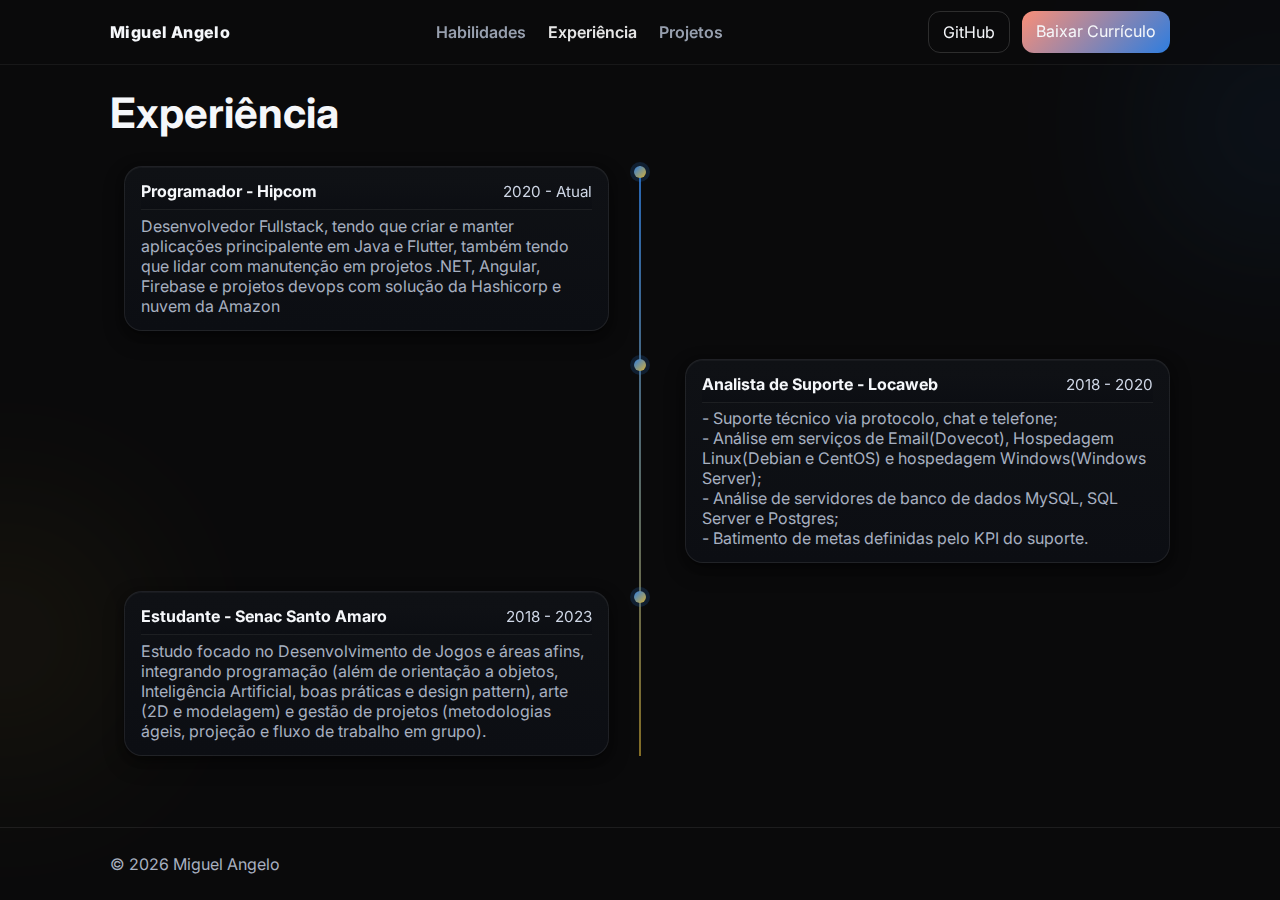
<file: pages/experience/experience.html>
<!DOCTYPE html>
<html lang="pt-BR">
<head>
  <meta charset="utf-8" />
  <meta name="viewport" content="width=device-width, initial-scale=1" />
  <title>Experiência de Miguel Angelo</title>
  <meta name="description" content="Experiência de Miguel Angelo" />
  <link rel="preconnect" href="https://fonts.googleapis.com">
  <link rel="preconnect" href="https://fonts.gstatic.com" crossorigin>
  <link href="https://fonts.googleapis.com/css2?family=Inter:wght@300;400;600;800&display=swap" rel="stylesheet">
  <link rel="stylesheet" href="experience.css" />
  <link rel="icon" type="image/svg+xml" href="../../assets/icons/m-logo.svg" />
</head>
<body>
<header>
  <div class="container nav">
    <a class="brand" href="../../index.html" aria-label="Ir para a home">
      <span>Miguel&nbsp;Angelo</span>
    </a>
    <nav class="menu">
      <a href="../skills/skills.html">Habilidades</a>
      <a href="experience.html" aria-current="page">Experiência</a>
      <a href="../projects/projects.html">Projetos</a>
    </nav>
    <div class="cta">
      <a class="btn btn--ghost" href="https://github.com/Miansamou" target="_blank" rel="noopener">GitHub</a>
      <a class="btn btn--primary" href="../../cv_miguel_angelo.pdf">Baixar Currículo</a>
    </div>
  </div>
</header>

<main>
  <div class="glow"></div><div class="glow gold"></div>
  <section class="container">
    <h1 class="page-title">Experiência</h1>

    <ol id="timeline" class="timeline" aria-label="Linha do tempo de experiências"></ol>
  </section>
</main>

<footer>
  <div class="container footer-row">
    <span>© <span id="year"></span> Miguel Angelo</span>
  </div>
</footer>

<script src="experience.js"></script>
</body>
</html>
</file>
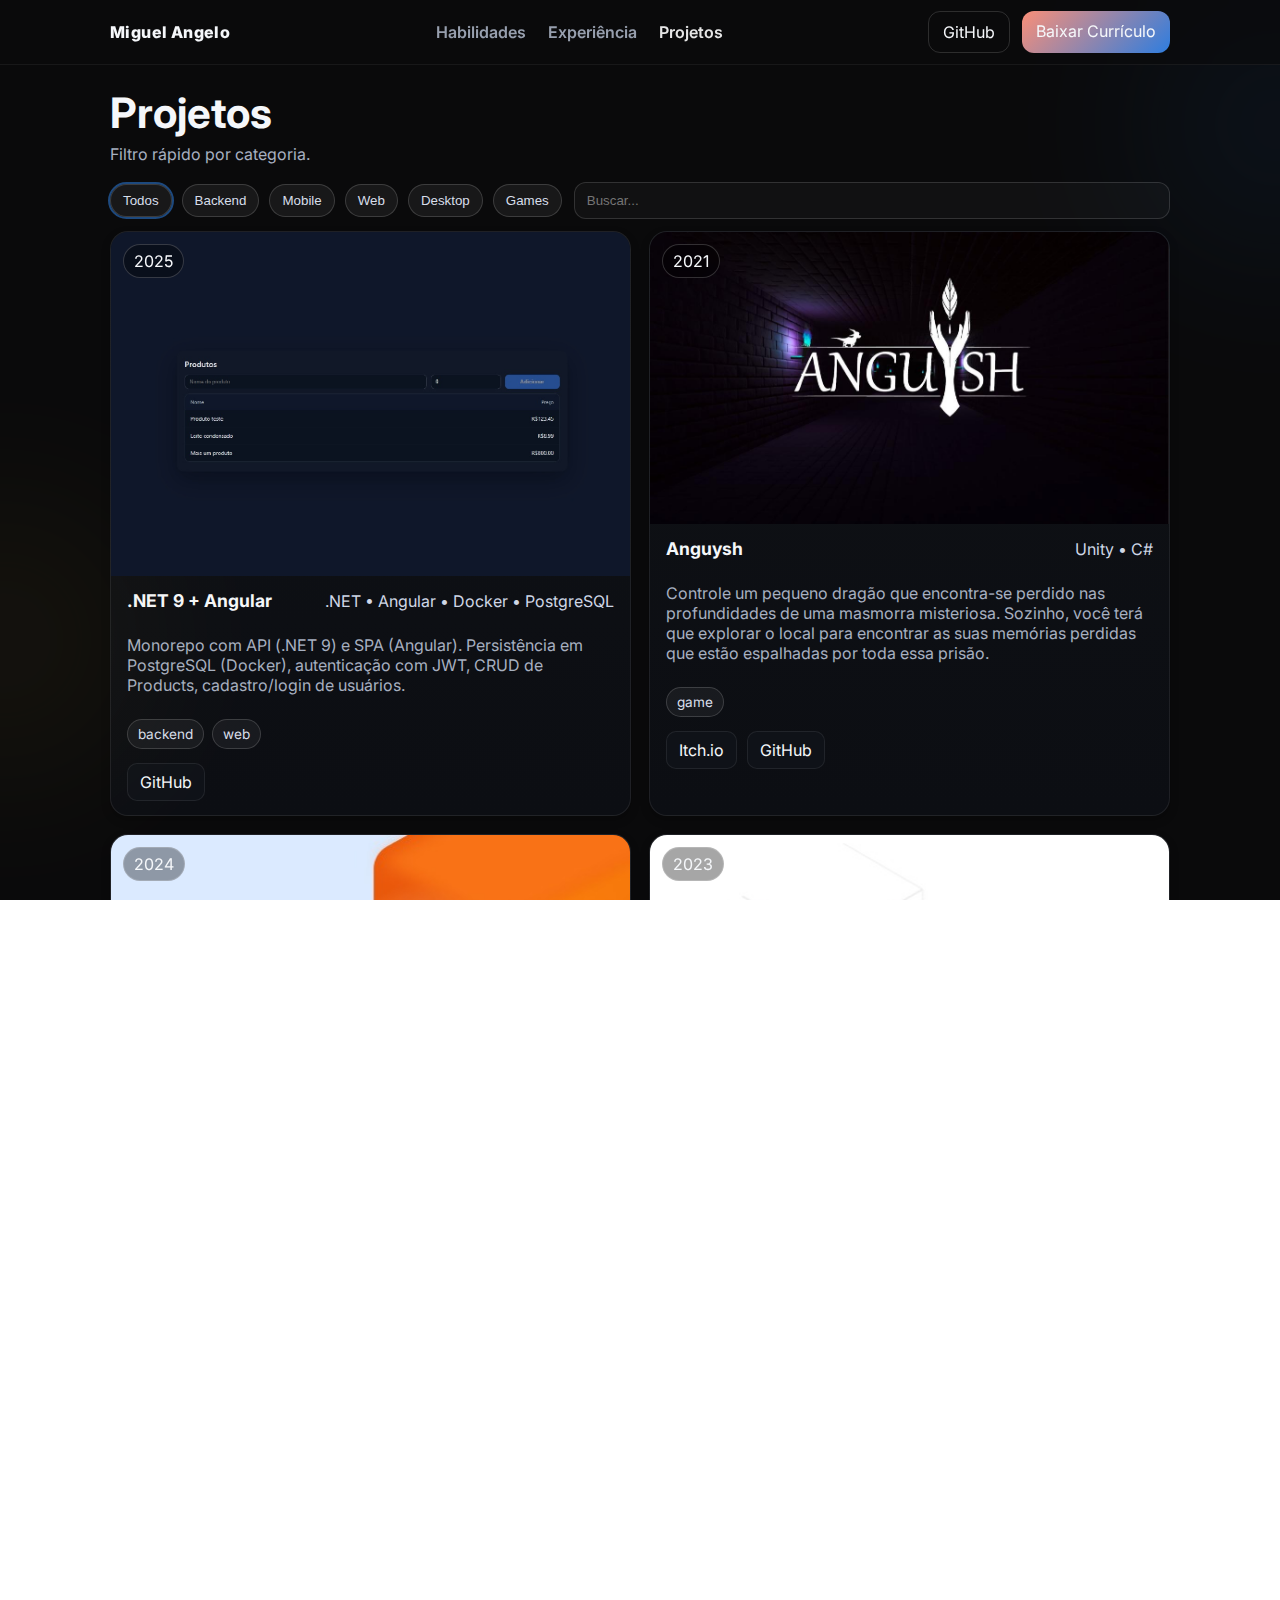
<file: pages/projects/projects.html>
<!DOCTYPE html>
<html lang="pt-BR">
<head>
  <meta charset="utf-8" />
  <meta name="viewport" content="width=device-width, initial-scale=1" />
  <title>Projetos — Miguel Angelo</title>
  <link href="https://fonts.googleapis.com/css2?family=Inter:wght@300;400;600;800&display=swap" rel="stylesheet">
  <link rel="icon" type="image/svg+xml" href="assets/icons/m-logo.svg">
  <link rel="stylesheet" href="projects.css" />
</head>
<body>
<header>
  <div class="container nav">
    <a class="brand" href="../../index.html" aria-label="Ir para a home">
      <span>Miguel&nbsp;Angelo</span>
    </a>
    <nav class="menu">
      <a href="../skills/skills.html">Habilidades</a>
      <a href="../experience/experience.html">Experiência</a>
      <a href="projects.html" aria-current="page">Projetos</a>
    </nav>
    <div class="cta">
      <a class="btn btn--ghost" href="https://github.com/Miansamou" target="_blank" rel="noopener">GitHub</a>
      <a class="btn btn--primary" href="../../cv_miguel_angelo.pdf">Baixar Currículo</a>
    </div>
  </div>
</header>

<main>
  <div class="glow"></div><div class="glow gold"></div>
  <section class="container">
    <h1 class="page-title">Projetos</h1>
    <p class="subtitle">Filtro rápido por categoria.</p>

    <div class="toolbar">
      <div id="filters" class="chips" role="tablist" aria-label="Filtros">
        <button class="chip active" data-tag="all" role="tab">Todos</button>
        <button class="chip" data-tag="backend" role="tab">Backend</button>
        <button class="chip" data-tag="mobile" role="tab">Mobile</button>
        <button class="chip" data-tag="web" role="tab">Web</button>
        <button class="chip" data-tag="desktop" role="tab">Desktop</button>
        <button class="chip" data-tag="game" role="tab">Games</button>
      </div>
      <input id="q" class="search" type="search" placeholder="Buscar..." aria-label="Buscar projetos">
    </div>

    <div id="grid" class="grid"></div>
  </section>
</main>

<footer>
  <div class="container footer-row">
    <span>© <span id="year"></span> Miguel Angelo</span>
  </div>
</footer>

<script src="projects.js"></script>
</body>
</html>
</file>
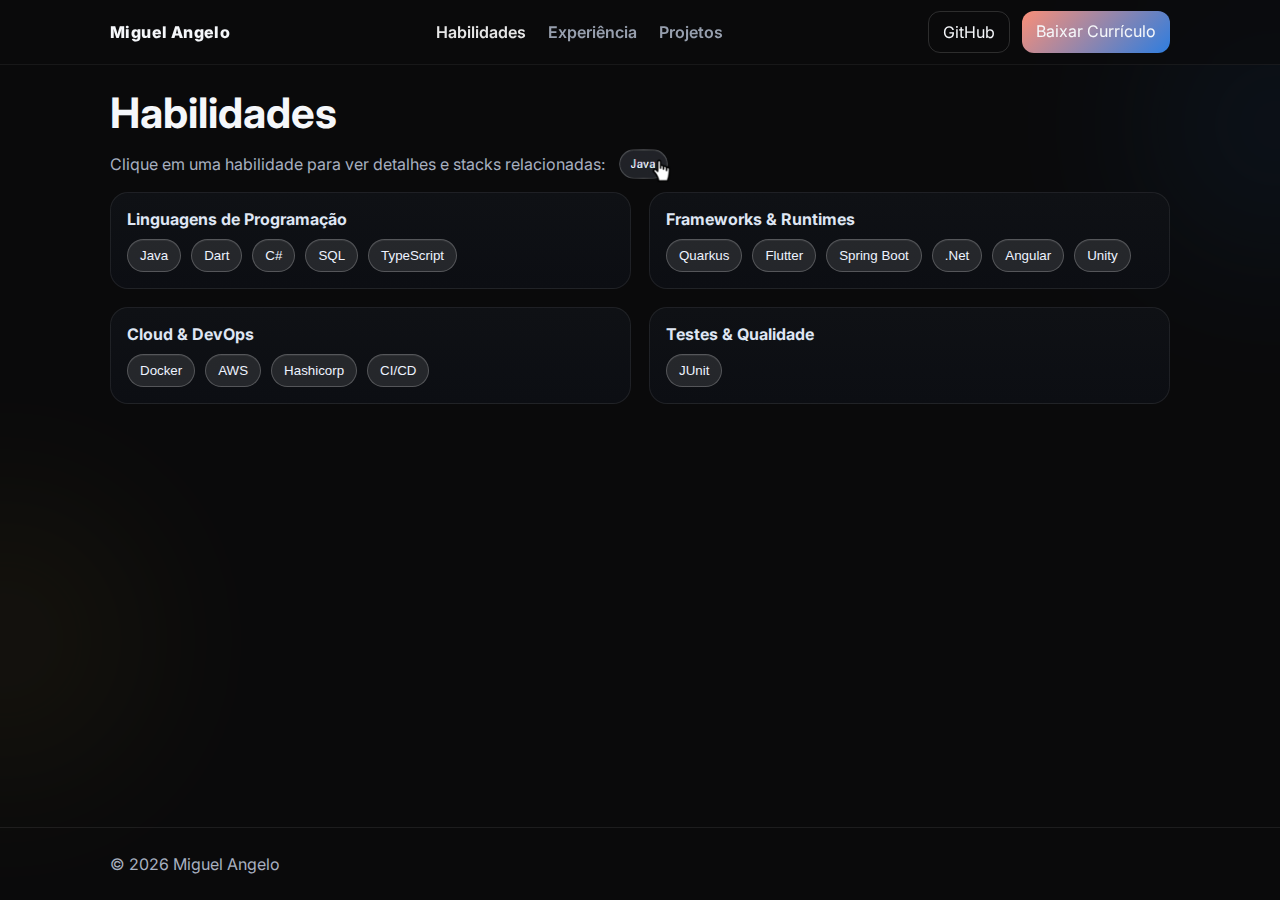
<file: pages/skills/skills.html>
<!DOCTYPE html>
<html lang="pt-BR">
<head>
  <meta charset="utf-8" />
  <meta name="viewport" content="width=device-width, initial-scale=1" />
  <title>Habilidades de Miguel Angelo</title>
  <meta name="description" content="Currículo de Miguel Angelo" />
  <link rel="preconnect" href="https://fonts.googleapis.com">
  <link rel="preconnect" href="https://fonts.gstatic.com" crossorigin>
  <link href="https://fonts.googleapis.com/css2?family=Inter:wght@300;400;600;800&display=swap" rel="stylesheet">
  <link rel="stylesheet" href="skills.css" />
  <link rel="icon" type="image/svg+xml" href="../../assets/icons/m-logo.svg" />
</head>
<body>
<header>
  <div class="container nav">
    <a class="brand" href="../../index.html" aria-label="Ir para a home">
      <span>Miguel&nbsp;Angelo</span>
    </a>
    <nav class="menu" aria-label="Principal">
      <a href="skills.html" aria-current="page">Habilidades</a>
      <a href="../experience/experience.html">Experiência</a>
      <a href="../projects/projects.html">Projetos</a>
    </nav>
    <div class="cta">
      <a class="btn btn--ghost" href="https://github.com/Miansamou" target="_blank" rel="noreferrer noopener">GitHub</a>
      <a class="btn btn--primary" href="../../cv_miguel_angelo.pdf">Baixar Currículo</a>
    </div>
  </div>
</header>

<main>
  <div class="glow"></div><div class="glow gold"></div>
  <section class="container">
    <h1 class="page-title">Habilidades</h1>
    <div class="subtitle-row">
      <p class="subtitle">Clique em uma habilidade para ver detalhes e stacks relacionadas:</p>
      <img src="../../assets/images/click.png" alt="click" class="click-icon" width="60">
    </div>
    <div id="skills-list" class="skills-grid reveal"></div>
    <article id="skill-detail" class="detail card hidden" aria-live="polite">
      <div class="detail-header">
        <button id="btn-back" class="btn btn--ghost" type="button">← Voltar</button>
        <h2 id="detail-title"></h2>
      </div>
      <p id="detail-body" class="detail-body"></p>

      <nav class="subnav" aria-label="Stacks relacionadas">
        <ul id="subskills" class="chips"></ul>
      </nav>
    </article>
  </section>
</main>

<footer>
  <div class="container footer-row">
    <span>© <span id="year"></span> Miguel Angelo</span>
  </div>
</footer>

<script src="skills.js"></script>
</body>
</html>
</file>
<file: pages/experience/experience.css>
:root {
    --bg: #0a0a0b;
    --surface: #0f1115;
    --text: #f5f7fa;
    --muted: #a7b0c0;
    --blue: #2e7ddf;
    --red: #Fa8f78;
    --gold: #d4af37;
    --radius: 18px;
    --lane-gap: 28px;
}

* {
    box-sizing: border-box
}

html, body {
    height: 100%;
    margin: 0;
    display: flex;
    flex-direction: column;
    overflow-x: hidden;
}

main {
    flex: 1;
}

body {
    margin: 0;
    font-family: Inter, system-ui, -apple-system, Segoe UI, Roboto, "Helvetica Neue", Arial;
    background: linear-gradient(180deg, #0a0a0b 0%, #0a0a0b 100%);
    color: var(--text);
}

a {
    text-decoration: none;
    color: inherit
}

.container {
    max-width: 1100px;
    margin: 0 auto;
    padding: 0 20px
}

header {
    position: sticky;
    top: 0;
    z-index: 50;
    background: rgba(10, 11, 12, .65);
    backdrop-filter: blur(8px);
    border-bottom: 1px solid rgba(255, 255, 255, .06)
}

.nav {
    display: flex;
    align-items: center;
    justify-content: space-between;
    height: 64px
}

.brand {
    display: flex;
    align-items: center;
    font-weight: 800;
    letter-spacing: .4px
}

.brand .dot {
    width: 10px;
    height: 10px;
    border-radius: 50%;
    background: linear-gradient(135deg, var(--blue), var(--gold))
}

.menu {
    display: flex;
    gap: 22px
}

.menu a {
    color: var(--muted);
    font-weight: 600;
    opacity: .9
}

.menu a[aria-current="page"] {
    color: #fff
}

.cta {
    display: flex;
    gap: 12px
}

.btn {
    padding: 10px 14px;
    border-radius: 12px;
    border: 1px solid rgba(255, 255, 255, .08);
    background: #0f1218;
    color: var(--text)
}

.btn--primary {
    background: linear-gradient(135deg, var(--red), var(--blue));
    border: 0
}

.btn--ghost {
    background: transparent;
    border: 1px solid rgba(255, 255, 255, .14)
}

.page-title {
    margin: 22px 0 6px;
    font-size: clamp(28px, 4.2vw, 42px)
}

.subtitle {
    color: var(--muted);
    margin: 0 0 18px
}

/* timeline */
.timeline {
    position: relative;
    list-style: none;
    margin: 24px 0 8px;
    padding: 0 0 0 26px
}

.timeline::before {
    content: "";
    position: absolute;
    left: 10px;
    top: 0;
    bottom: 0;
    width: 2px;
    background: linear-gradient(180deg, rgba(46, 125, 223, .8), rgba(212, 175, 55, .6))
}

.tl-item {
    position: relative;
    margin: 0 0 18px;
    padding-left: 14px
}

.tl-dot {
    position: absolute;
    left: -4px;
    top: .45rem;
    width: 12px;
    height: 12px;
    border-radius: 50%;
    background: linear-gradient(135deg, var(--blue), var(--gold));
    box-shadow: 0 0 0 4px rgba(46, 125, 223, .18)
}

.tl-card {
    background: linear-gradient(180deg, var(--surface), #0c0e13);
    border: 1px solid rgba(255, 255, 255, .08);
    border-radius: var(--radius);
    padding: 14px 16px;
    box-shadow: 0 4px 8px rgba(0, 0, 0, .25), 0 8px 20px rgba(0, 0, 0, .35), inset 0 1px 0 rgba(255, 255, 255, .04)
}

.tl-head {
    background: linear-gradient(180deg, var(--surface), #0c0e13);
    display: flex;
    justify-content: space-between;
    gap: 10px;
    align-items: baseline;
}

.tl-role {
    font-weight: 700;
    padding: 0 0 8px;
}

.tl-meta {
    color: #cfd7e6;
    font-size: .95rem
}

.tl-desc {
    color: var(--muted);
    margin: .35rem 0 0
}

.tl-tags {
    display: flex;
    flex-wrap: wrap;
    gap: 8px;
    margin-top: 8px
}

.tag {
    padding: 6px 10px;
    border-radius: 999px;
    border: 1px solid rgba(255, 255, 255, .16);
    background: rgba(255, 255, 255, .05);
    font-size: .85rem;
    color: #d7deea
}

/* animação */
.hidden {
    display: none !important
}

.fade-in {
    animation: fadeIn .28s ease forwards
}

@keyframes fadeIn {
    from {
        opacity: 0;
        transform: translateY(8px)
    }
    to {
        opacity: 1;
        transform: translateY(0)
    }
}

/* footer */
footer {
    margin-top: auto;
    padding: 26px 0;
    border-top: 1px solid rgba(255, 255, 255, .08);
    color: var(--muted);
    background: #0a0a0b
}

.footer-row {
    display: flex;
    justify-content: space-between;
    flex-wrap: wrap
}

/* glows */
.glow {
    position: absolute;
    right: -20%;
    top: -15%;
    width: 520px;
    height: 520px;
    border-radius: 50%;
    filter: blur(90px);
    opacity: .25;
    background: radial-gradient(closest-side, rgba(46, 125, 223, .55), transparent 70%);
    pointer-events: none
}

.glow.gold {
    left: -20%;
    top: auto;
    bottom: 0;
    right: auto;
    background: radial-gradient(closest-side, rgba(212, 175, 55, .45), transparent 70%)
}

/* responsive */
@media (min-width: 900px) {
    .timeline {
        padding-left: 0
    }

    .timeline::before {
        left: 50%;
        transform: translateX(-1px);
    }

    .tl-item {
        display: grid;
        grid-template-columns:1fr 1fr;
        gap: 20px;
        margin: 28px 0;
    }

    .tl-item:nth-child(odd) .tl-card {
        grid-column: 1;
        margin-right: var(--lane-gap);
    }

    .tl-item:nth-child(even) .tl-card {
        grid-column: 2;
        margin-left: var(--lane-gap);
    }

    .tl-item .tl-dot {
        left: calc(50% - 6px);
        top: 0;
    }
}
</file>
<file: pages/projects/projects.css>
:root {
    --bg: #0a0a0b;
    --surface: #0f1115;
    --text: #f5f7fa;
    --muted: #a7b0c0;
    --blue: #2e7ddf;
    --red: #Fa8f78;
    --gold: #d4af37;
    --radius: 18px;
}

* {
    box-sizing: border-box
}

html, body {
    height: 100%;
    margin: 0;
    display: flex;
    flex-direction: column;
    overflow-x: hidden;
}

body {
    margin: 0;
    font-family: Inter, system-ui, -apple-system, Segoe UI, Roboto, "Helvetica Neue", Arial;
    background: linear-gradient(180deg, #0a0a0b 0%, #0a0a0b 100%);
    color: var(--text);
}

a {
    color: inherit;
    text-decoration: none
}

.container {
    max-width: 1100px;
    margin: 0 auto;
    padding: 0 20px
}

header {
    position: sticky;
    top: 0;
    z-index: 50;
    background: rgba(10, 11, 12, .65);
    backdrop-filter: blur(8px);
    border-bottom: 1px solid rgba(255, 255, 255, .06)
}

.nav {
    display: flex;
    align-items: center;
    justify-content: space-between;
    height: 64px
}

.brand {
    display: flex;
    align-items: center;
    font-weight: 800;
    letter-spacing: .4px
}

.brand .dot {
    width: 10px;
    height: 10px;
    border-radius: 50%;
    background: linear-gradient(135deg, var(--blue), var(--gold))
}

.menu {
    display: flex;
    gap: 22px
}

.menu a {
    color: var(--muted);
    font-weight: 600;
    opacity: .9
}

.menu a[aria-current="page"] {
    color: #fff
}

.cta {
    display: flex;
    gap: 12px
}

.btn {
    padding: 10px 14px;
    border-radius: 12px;
    border: 1px solid rgba(255, 255, 255, .08);
    background: #0f1218;
    color: var(--text)
}

.btn--primary {
    background: linear-gradient(135deg, var(--red), var(--blue));
    border: 0
}

.btn--ghost {
    background: transparent;
    border: 1px solid rgba(255, 255, 255, .14)
}

.page-title {
    margin: 22px 0 6px;
    font-size: clamp(28px, 4.2vw, 42px)
}

.subtitle {
    color: var(--muted);
    margin: 0 0 18px
}

/* toolbar */
.toolbar {
    display: flex;
    justify-content: space-between;
    gap: 12px;
    align-items: center;
    flex-wrap: wrap;
    margin-bottom: 12px
}

.chips {
    display: flex;
    gap: 10px;
    flex-wrap: wrap
}

.chip {
    padding: 8px 12px;
    border-radius: 999px;
    border: 1px solid rgba(255, 255, 255, .16);
    background: rgba(255, 255, 255, .06);
    color: #d7deea;
    cursor: pointer
}

.chip.active {
    outline: 2px solid rgba(46, 125, 223, .55)
}

.search {
    min-width: 220px;
    flex: 1 0 220px;
    padding: 10px 12px;
    border-radius: 12px;
    border: 1px solid rgba(255, 255, 255, .14);
    background: rgba(255, 255, 255, .03);
    color: #eaf0ff
}

/* grid/cards */
.grid {
    display: grid;
    grid-template-columns:repeat(12, 1fr);
    gap: 18px;
    padding: 0 0 16px;
}

.card {
    grid-column: span 6;
    background: linear-gradient(180deg, var(--surface), #0c0e13);
    border: 1px solid rgba(255, 255, 255, .08);
    border-radius: var(--radius);
    overflow: hidden;
    display: flex;
    flex-direction: column;
    box-shadow: 0 4px 8px rgba(0, 0, 0, .25), inset 0 1px 0 rgba(255, 255, 255, .04)
}

.thumb {
    position: relative;
    aspect-ratio: 16/9;
    background: radial-gradient(120% 120% at 0% 0%, rgba(46, 125, 223, .35), transparent), radial-gradient(120% 120% at 100% 100%, rgba(212, 175, 55, .25), transparent);
    display: flex;
    align-items: center;
    justify-content: center
}

.thumb img {
    width: 100%;
    height: 100%;
    object-fit: cover;
    display: block
}

.badge {
    position: absolute;
    left: 12px;
    top: 12px;
    padding: 6px 10px;
    border-radius: 999px;
    background: rgba(0, 0, 0, .35);
    border: 1px solid rgba(255, 255, 255, .18);
    backdrop-filter: blur(4px)
}

.body {
    padding: 14px 16px;
    display: flex;
    flex-direction: column;
    gap: 8px
}

.title {
    display: flex;
    justify-content: space-between;
    gap: 10px;
    align-items: baseline
}

.title h3 {
    margin: 0;
    font-size: 1.1rem
}

.meta {
    color: #cfd7e6
}

.desc {
    color: var(--muted)
}

.tags {
    display: flex;
    flex-wrap: wrap;
    gap: 8px
}

.tag {
    padding: 6px 10px;
    border-radius: 999px;
    border: 1px solid rgba(255, 255, 255, .16);
    background: rgba(255, 255, 255, .05);
    font-size: .85rem;
    color: #d7deea
}

.actions {
    display: flex;
    gap: 10px;
    flex-wrap: wrap;
    margin-top: 6px
}

.actions .btn {
    padding: 8px 12px;
    border-radius: 10px
}

/* details (abre/fecha) */
details {
    border-top: 1px solid rgba(255, 255, 255, .06);
    padding-top: 10px
}

details > summary {
    cursor: pointer;
    list-style: none
}

details > summary::-webkit-details-marker {
    display: none
}

details[open] {
    animation: fadeIn .25s ease
}

@keyframes fadeIn {
    from {
        opacity: 0;
        transform: translateY(6px)
    }
    to {
        opacity: 1;
        transform: translateY(0)
    }
}

/* footer */
footer {
    margin-top: auto;
    padding: 26px 0;
    border-top: 1px solid rgba(255, 255, 255, .08);
    color: var(--muted);
    background: #0a0a0b
}

.footer-row {
    display: flex;
    justify-content: space-between;
    flex-wrap: wrap
}

/* glows */
.glow {
    position: absolute;
    right: -20%;
    top: -15%;
    width: 520px;
    height: 520px;
    border-radius: 50%;
    filter: blur(90px);
    opacity: .25;
    background: radial-gradient(closest-side, rgba(46, 125, 223, .55), transparent 70%);
    pointer-events: none
}

.glow.gold {
    left: -20%;
    top: auto;
    bottom: 0;
    right: auto;
    background: radial-gradient(closest-side, rgba(212, 175, 55, .45), transparent 70%)
}

/* responsive */
@media (max-width: 920px) {
    .grid {
        grid-template-columns:1fr
    }

    .card {
        grid-column: span 12
    }

    .menu {
        display: none
    }
}
</file>
<file: pages/skills/skills.css>
:root {
    --bg: #0a0a0b;
    --surface: #0f1115;
    --text: #f5f7fa;
    --muted: #a7b0c0;
    --blue: #2e7ddf;
    --red: #Fa8f78;
    --gold: #d4af37;
    --radius: 18px;
}

* {
    box-sizing: border-box
}

html, body {
    height: 100%;
    margin: 0;
    display: flex;
    flex-direction: column;
    overflow-x: hidden;
}

main {
    flex: 1;
}

body {
    margin: 0;
    font-family: Inter, system-ui, -apple-system, Segoe UI, Roboto, "Helvetica Neue", Arial;
    background: linear-gradient(180deg, #0a0a0b 0%, #0a0a0b 100%);
    color: var(--text);
}

a {
    color: inherit;
    text-decoration: none
}

/* layout base */
.container {
    max-width: 1100px;
    margin: 0 auto;
    padding: 0 20px
}

header {
    position: sticky;
    top: 0;
    z-index: 50;
    background: rgba(10, 11, 12, .65);
    backdrop-filter: blur(8px);
    border-bottom: 1px solid rgba(255, 255, 255, .06)
}

.nav {
    display: flex;
    align-items: center;
    justify-content: space-between;
    height: 64px
}

.brand {
    display: flex;
    align-items: center;
    font-weight: 800;
    letter-spacing: .4px
}

.brand .dot {
    width: 10px;
    height: 10px;
    border-radius: 50%;
    background: linear-gradient(135deg, var(--blue), var(--gold))
}

.menu {
    display: flex;
    gap: 22px
}

.menu a {
    color: var(--muted);
    font-weight: 600;
    opacity: .9
}

.menu a[aria-current="page"] {
    color: #fff
}

.cta {
    display: flex;
    gap: 12px
}

.btn {
    padding: 10px 14px;
    border-radius: 12px;
    border: 1px solid rgba(255, 255, 255, .08);
    background: #0f1218;
    color: var(--text);
    cursor: pointer;
}

.btn--primary {
    background: linear-gradient(135deg, var(--red), var(--blue));
    border: 0
}

.btn--ghost {
    background: transparent;
    border: 1px solid rgba(255, 255, 255, .14)
}

.page-title {
    margin: 22px 0 6px;
    font-size: clamp(28px, 4.2vw, 42px)
}

.subtitle {
    color: var(--muted);
    margin: 0px
}

.subtitle-row{
    display:inline-flex;
    align-items:center;
    gap:8px;
    padding: 0 0 8px;
}

/* cards/lista */
.skills-grid {
    display: grid;
    grid-template-columns:repeat(12, 1fr);
    gap: 18px
}

.category {
    grid-column: span 6;
    background: linear-gradient(180deg, var(--surface), #0c0e13);
    border: 1px solid rgba(255, 255, 255, .08);
    border-radius: var(--radius);
    padding: 16px
}

.category h3 {
    margin: 0 0 10px;
    font-size: 1rem;
    color: #dfe6f3
}

.skills {
    display: flex;
    flex-wrap: wrap;
    gap: 10px
}

.skill{
    padding:8px 12px;
    border-radius:999px;
    background: rgba(255,255,255,.10);
    border: 1px solid rgba(255,255,255,.22);
    color:#eef3ff;
    cursor:pointer;
    box-shadow: inset 0 1px 0 rgba(255,255,255,.06);
}
.skill:hover{
    background: rgba(255,255,255,.14);
    border-color: rgba(255,255,255,.32);
}
.skill:active{
    transform: translateY(1px);
    background: rgba(255,255,255,.18);
}
.skill:focus-visible{
    outline:2px solid rgba(46,125,223,.6);
    outline-offset:2px;
}
/* opcional: estado selecionado */
.skill.active{
    background: linear-gradient(135deg, var(--blue), #5aa2ff);
    color:#fff; border-color: transparent;
}

/* detalhe */
.card {
    background: linear-gradient(180deg, var(--surface), #0c0e13);
    border: 1px solid rgba(255, 255, 255, .08);
    border-radius: var(--radius);
    padding: 18px;
    margin-top: 18px
}

.hidden { display: none !important; }

.fade-in  { animation: fadeIn .28s ease forwards; }
.fade-out { animation: fadeOut .22s ease forwards; }

@keyframes fadeIn {
    from { opacity: 0; transform: translateY(8px); }
    to   { opacity: 1; transform: translateY(0); }
}
@keyframes fadeOut {
    from { opacity: 1; transform: translateY(0); }
    to   { opacity: 0; transform: translateY(8px); }
}

.detail-header {
    display: flex;
    align-items: center;
    gap: 12px;
    margin-bottom: 6px
}

.detail h2 {
    margin: 0
}

.detail-body {
    color: #d7deea
}

.chips {
    list-style: none;
    margin: 12px 0 0;
    padding: 0;
    display: flex;
    gap: 10px;
    flex-wrap: wrap
}

.chips li {
    display: inline-flex
}

.chips button {
    padding: 8px 12px;
    border-radius: 999px;
    border: 1px solid rgba(255, 255, 255, .12);
    background: rgba(255, 255, 255, .03);
    color: #d7deea;
    cursor: pointer
}

.chips button.active {
    outline: 2px solid rgba(46, 125, 223, .5)
}

.detail-content {
    margin-top: 14px;
    color: #cfd7e6
}

/* Footer */
footer {
    padding: 26px 0;
    color: var(--muted);
    border-top: 1px solid rgba(255, 255, 255, .08);
    margin-top: 24px;
    background: #0a0a0b;
}

.footer-row {
    display: flex;
    justify-content: space-between;
    flex-wrap: wrap
}

.glow {
    position: absolute;
    right: -20%;
    top: -15%;
    width: 520px;
    height: 520px;
    border-radius: 50%;
    filter: blur(90px);
    opacity: .25;
    background: radial-gradient(closest-side, rgba(46, 125, 223, .55), transparent 70%);
    pointer-events: none
}

.glow.gold {
    left: -20%;
    top: auto;
    bottom: 0;
    right: auto;
    background: radial-gradient(closest-side, rgba(212, 175, 55, .45), transparent 70%)
}

/* reveal */
.reveal {
    opacity: 0;
    transform: translateY(12px)
}

.reveal.visible {
    opacity: 1;
    transform: translateY(0);
    transition: opacity .6s, transform .6s
}

/* responsive */
@media (max-width: 920px) {
    .skills-grid {
        grid-template-columns:repeat(12, 1fr)
    }

    .category {
        grid-column: span 12
    }

    .menu {
        display: none
    }
}
</file>
